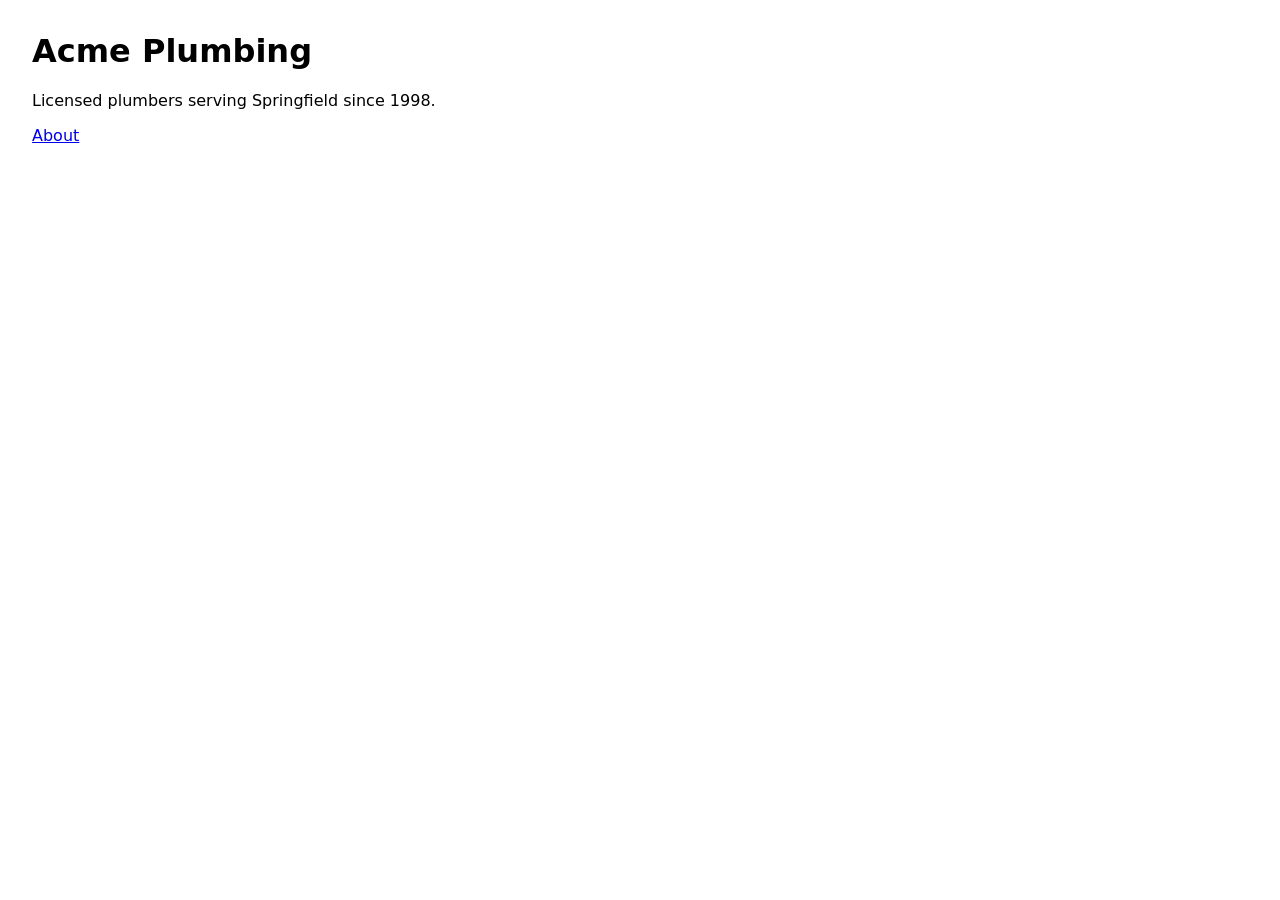
<file: prototype/example_build/index.html>
<!doctype html><html><head><title>Acme Plumbing</title><link rel="stylesheet" href="assets/style.css"></head>
<body><h1>Acme Plumbing</h1><p>Licensed plumbers serving Springfield since 1998.</p><a href="about.html">About</a></body></html>
</file>
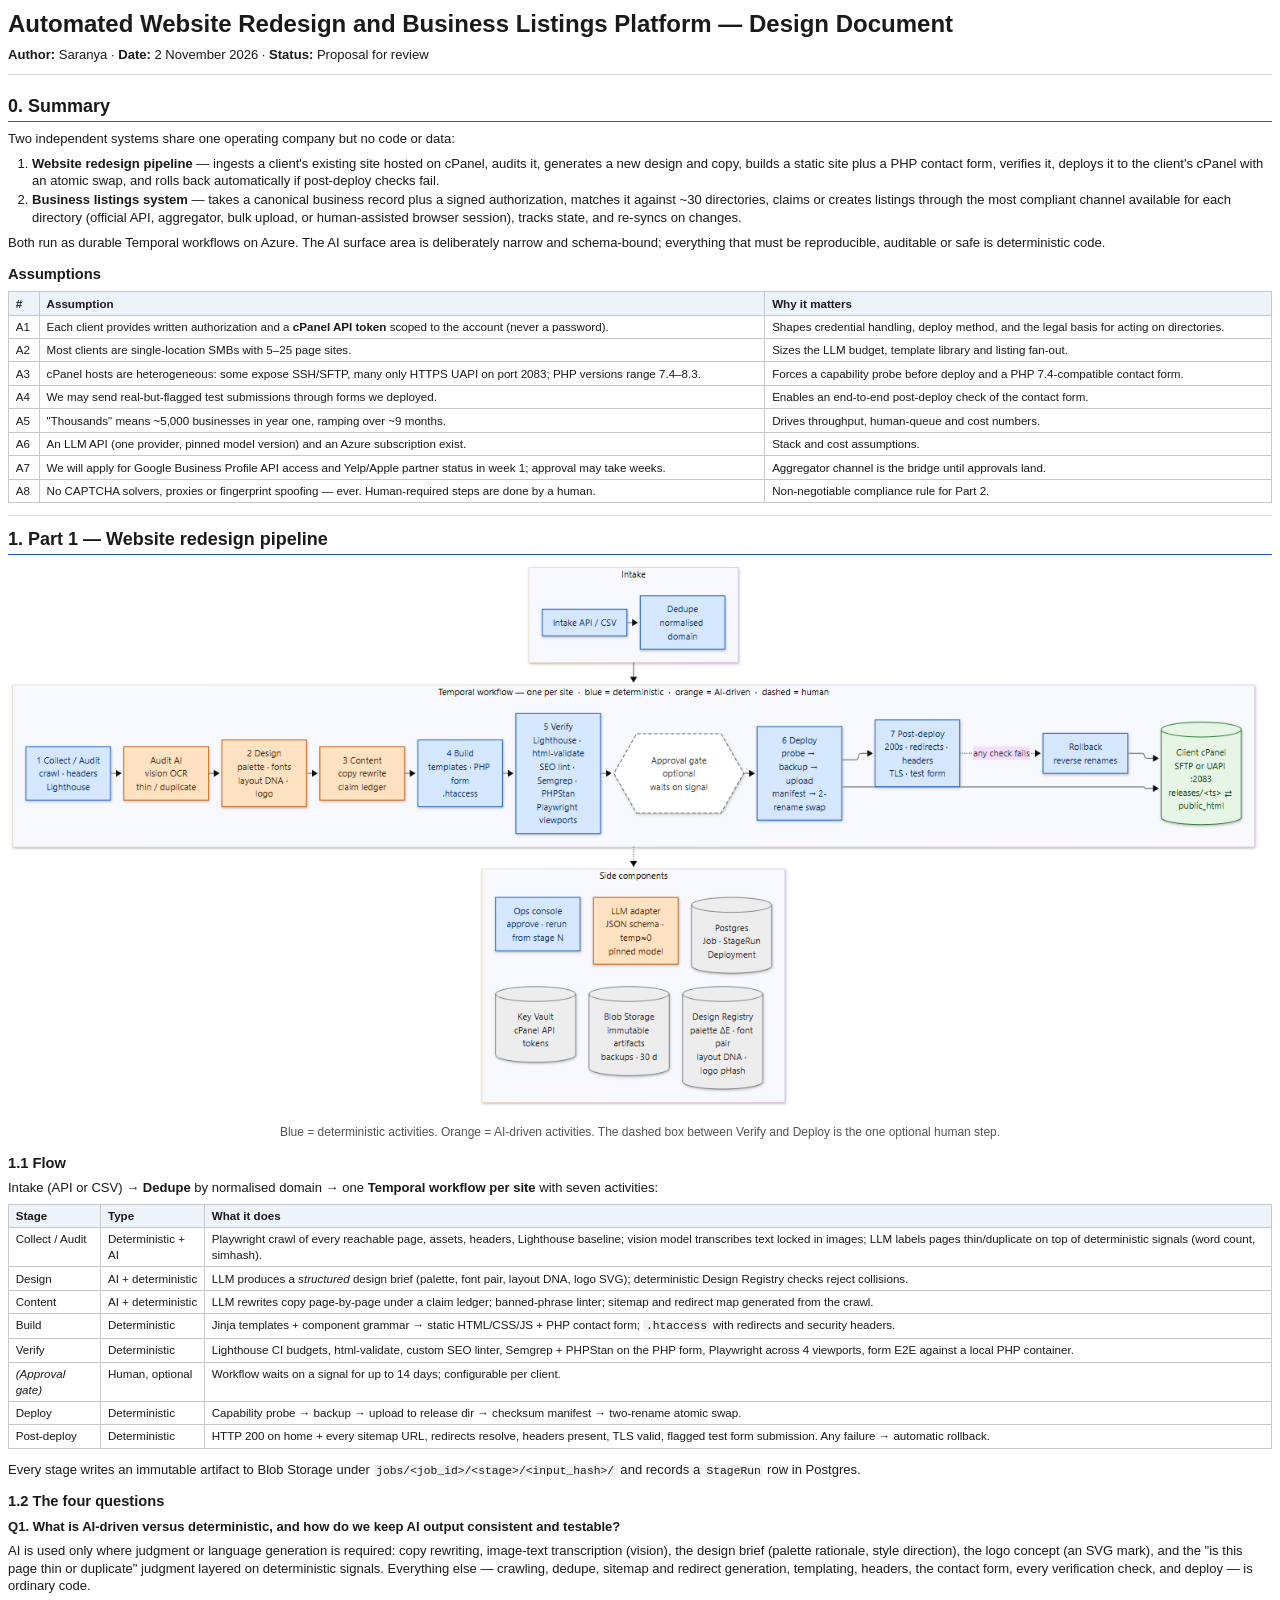
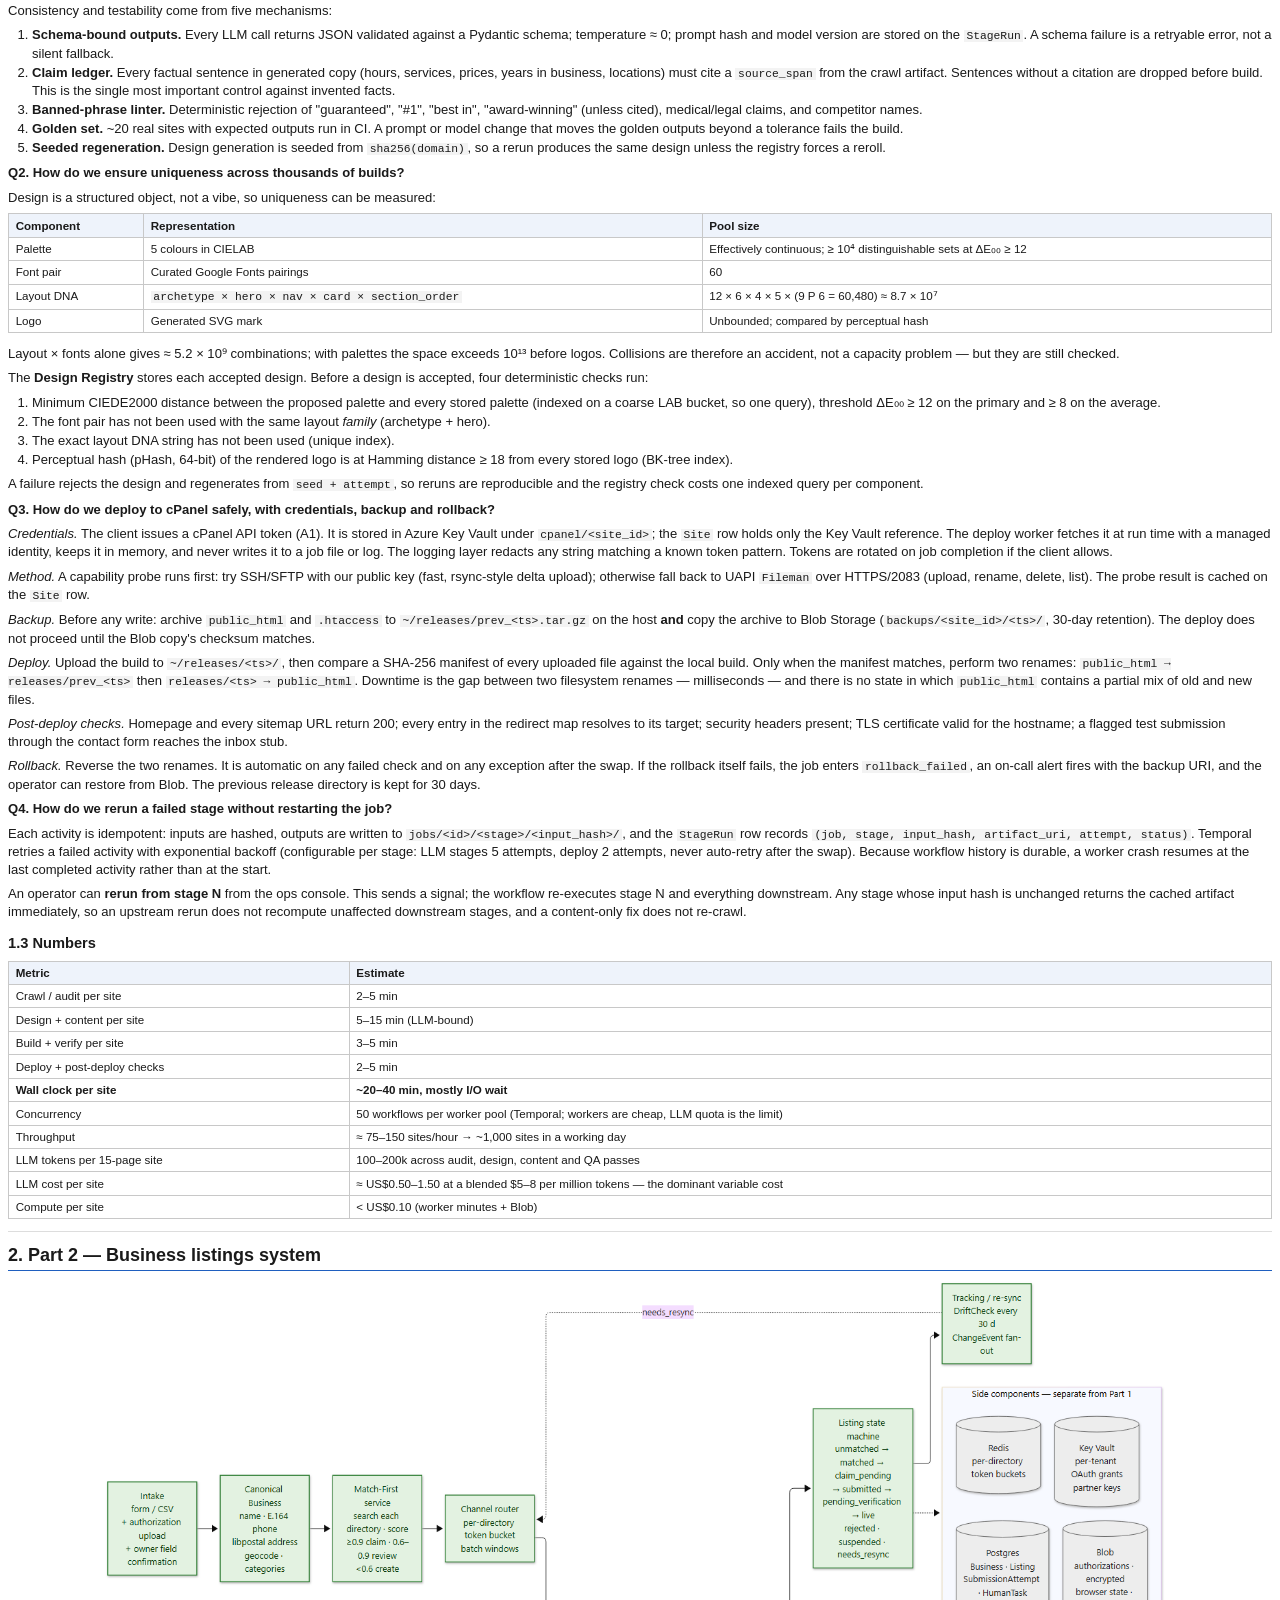
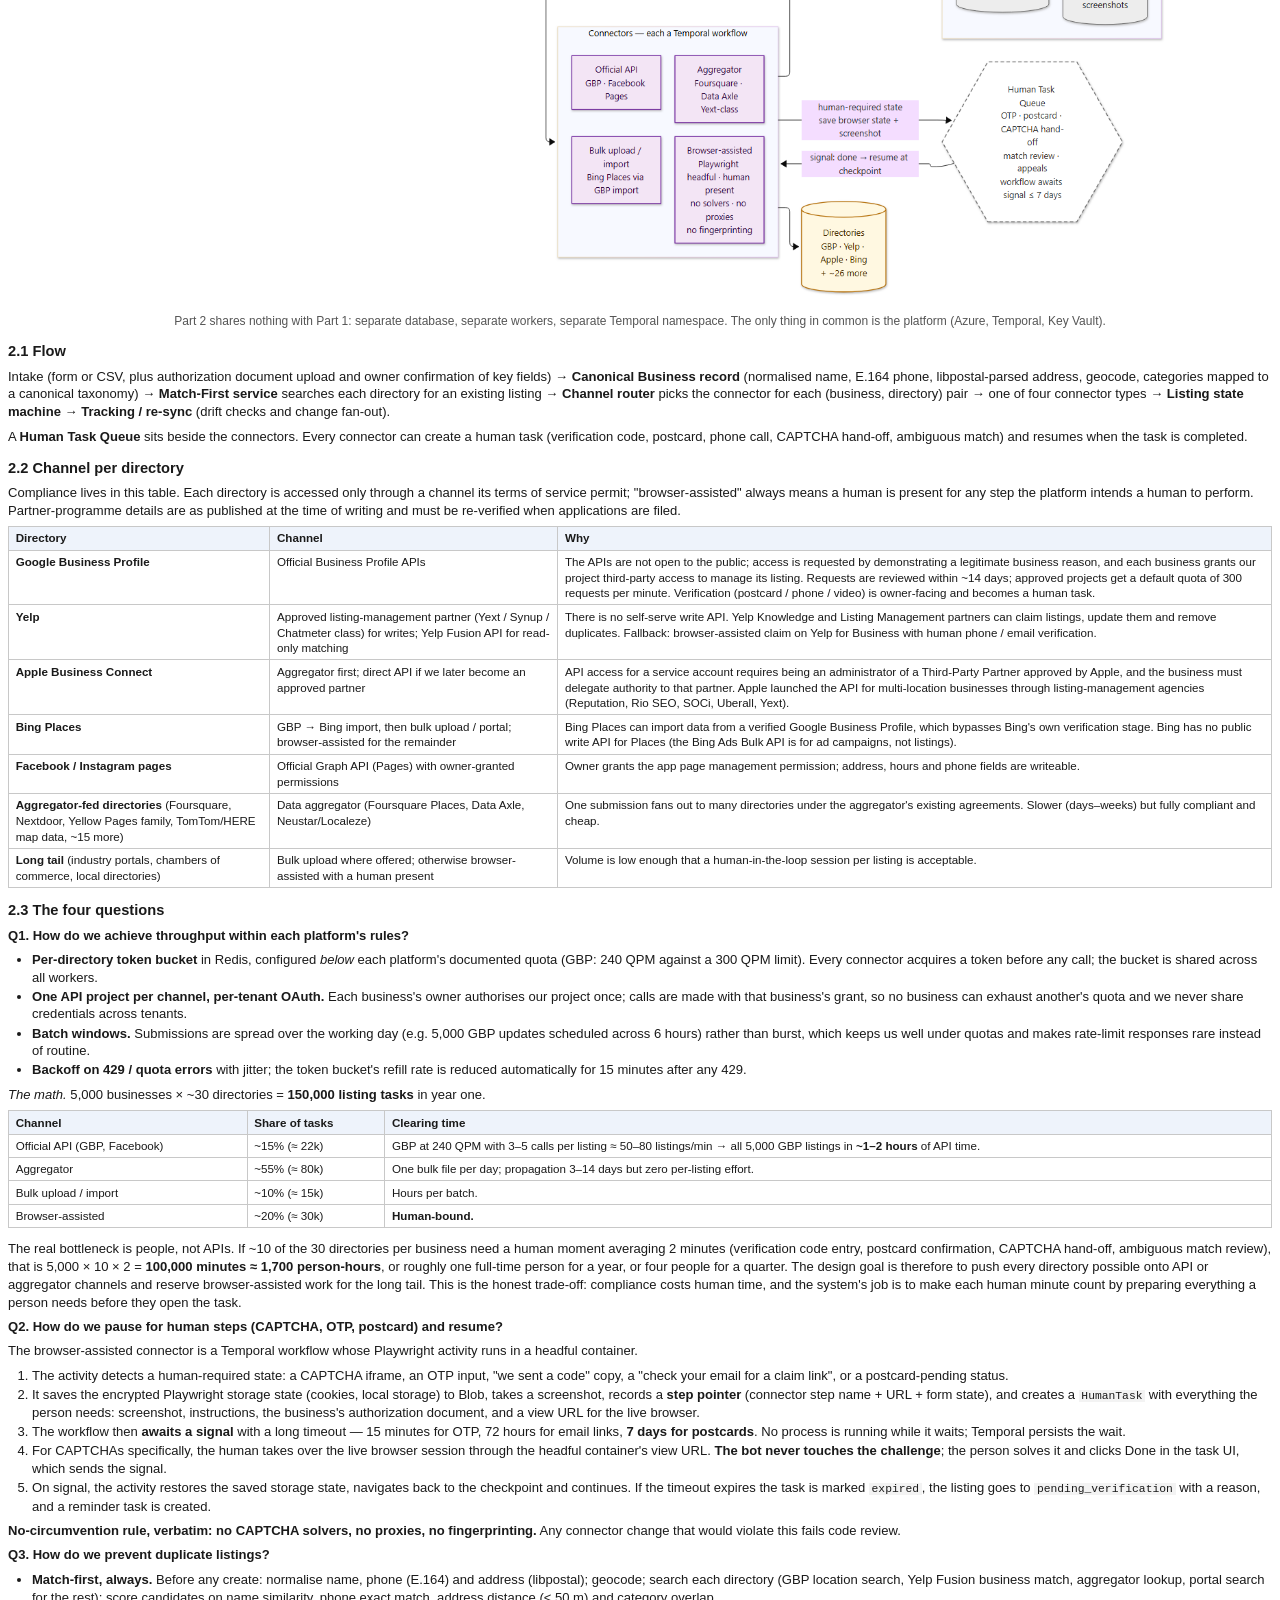
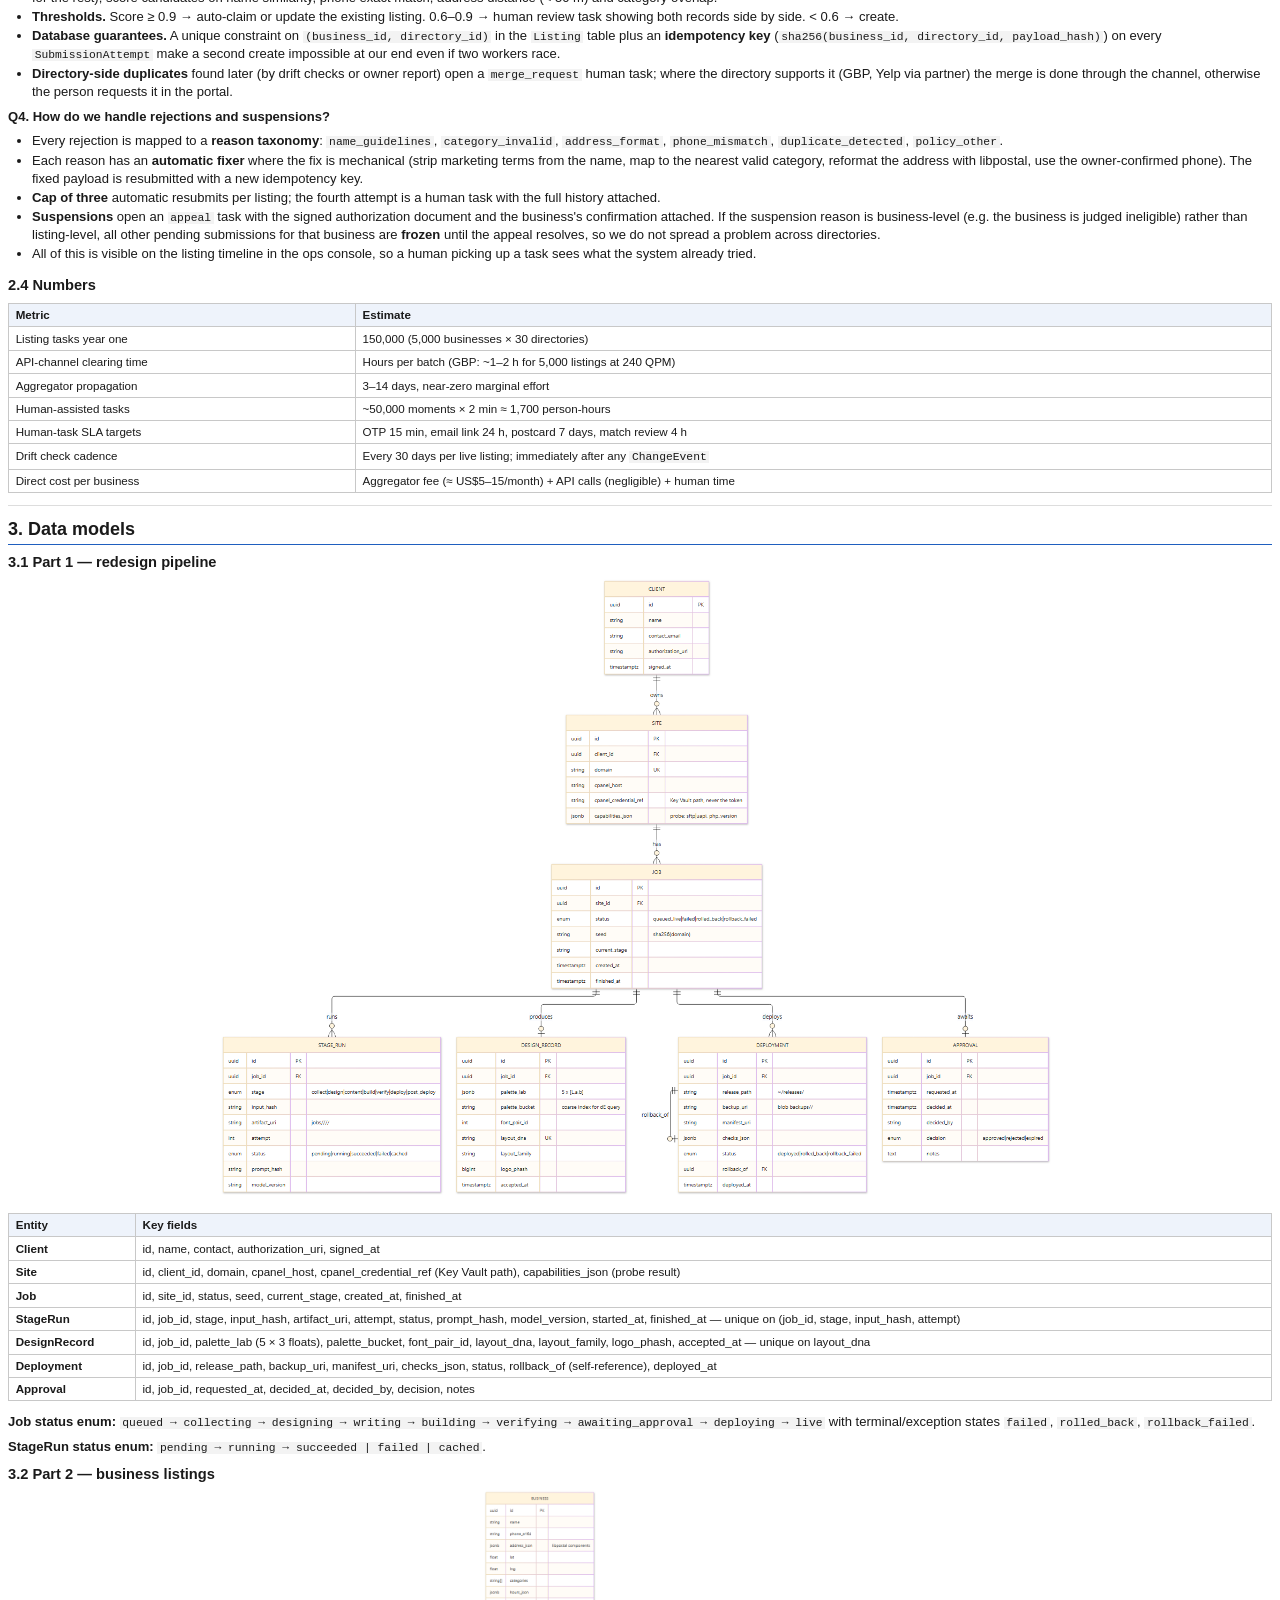
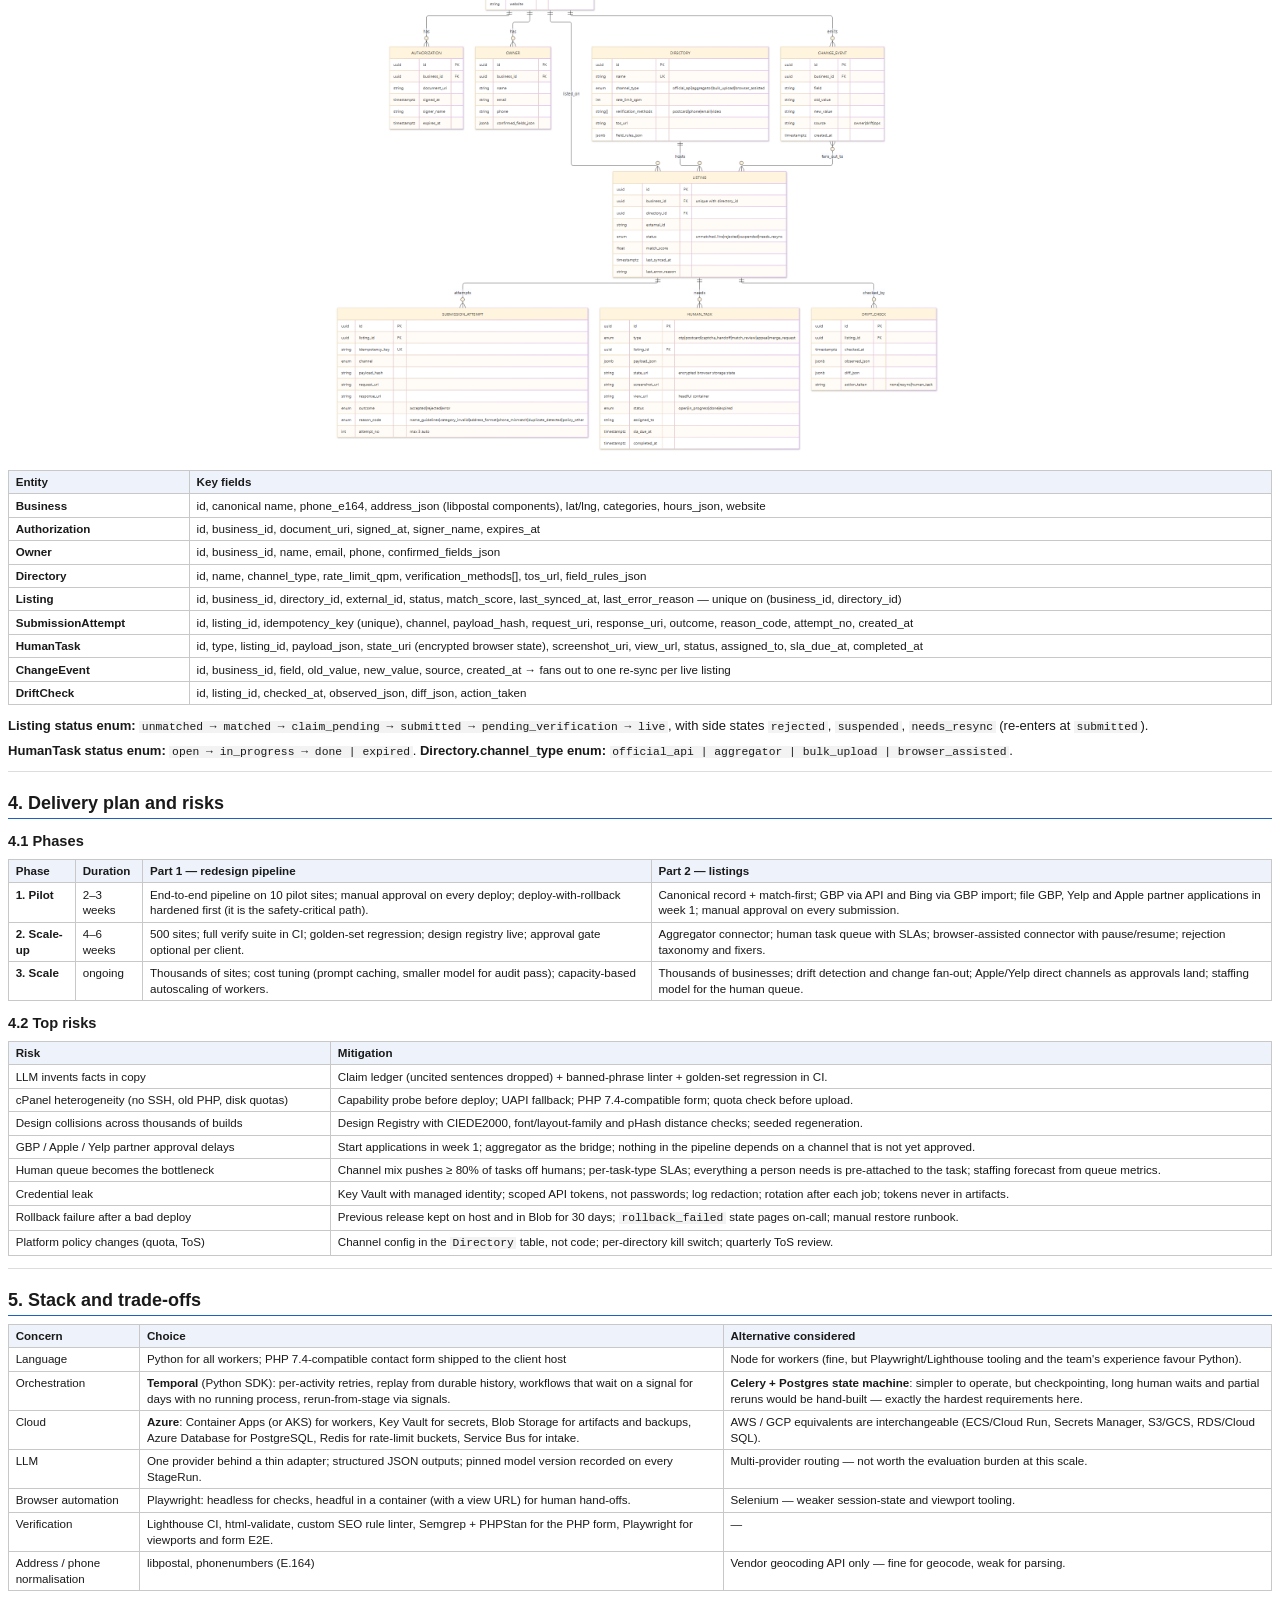
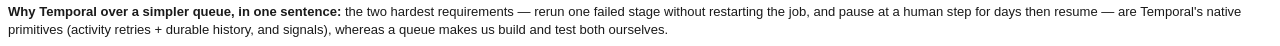
<file: docs/design.html>
<!doctype html><html><head><meta charset='utf-8'><title>design</title><style>
@page { size: A4; margin: 14mm 14mm 16mm 14mm; }
@page landscape { size: A4 landscape; margin: 10mm; }
body { font-family: "Segoe UI", Helvetica, Arial, sans-serif; font-size: 9.8pt; line-height: 1.36; color: #1a1a1a; }
h1 { font-size: 18pt; margin: 0 0 4pt; }
h2 { font-size: 13.5pt; margin: 14pt 0 6pt; border-bottom: 1.5px solid #1F5FBF; padding-bottom: 2pt; break-after: avoid; }
h3 { font-size: 11pt; margin: 10pt 0 4pt; break-after: avoid; }
p { margin: 3pt 0 5pt; }
ul, ol { margin: 2pt 0 5pt; padding-left: 18pt; }
li { margin: 1pt 0; }
table { border-collapse: collapse; width: 100%; margin: 5pt 0 9pt; font-size: 8.7pt; break-inside: auto; }
th, td { border: 1px solid #c8c8c8; padding: 2.5pt 5pt; vertical-align: top; text-align: left; }
th { background: #eef3fb; }
tr { break-inside: avoid; }
code { font-family: Consolas, "Courier New", monospace; font-size: 8.5pt; background: #f3f3f3; padding: 0 2pt; }
hr { border: 0; border-top: 1px solid #ddd; margin: 8pt 0; }
.diagram { text-align: center; }
.diagram h2, .diagram h3 { text-align: left; margin-top: 0; }
.diagram.landscape { page: landscape; break-before: page; break-after: page; }
.diagram.landscape img { max-width: 100%; max-height: 165mm; }
.diagram.portrait { break-inside: avoid; margin: 6pt 0; }
.diagram.portrait img { max-width: 100%; max-height: 150mm; }
.diagram .caption { font-size: 9pt; color: #555; margin-top: 4pt; }
</style></head><body><h1>Automated Website Redesign and Business Listings Platform — Design Document</h1>
<p><strong>Author:</strong> Saranya · <strong>Date:</strong> 2 November 2026 · <strong>Status:</strong> Proposal for review</p>
<hr />
<h2>0. Summary</h2>
<p>Two independent systems share one operating company but no code or data:</p>
<ol>
<li><strong>Website redesign pipeline</strong> — ingests a client's existing site hosted on cPanel, audits it, generates a new design and copy, builds a static site plus a PHP contact form, verifies it, deploys it to the client's cPanel with an atomic swap, and rolls back automatically if post-deploy checks fail.</li>
<li><strong>Business listings system</strong> — takes a canonical business record plus a signed authorization, matches it against ~30 directories, claims or creates listings through the most compliant channel available for each directory (official API, aggregator, bulk upload, or human-assisted browser session), tracks state, and re-syncs on changes.</li>
</ol>
<p>Both run as durable Temporal workflows on Azure. The AI surface area is deliberately narrow and schema-bound; everything that must be reproducible, auditable or safe is deterministic code.</p>
<h3>Assumptions</h3>
<table>
<thead>
<tr>
<th>#</th>
<th>Assumption</th>
<th>Why it matters</th>
</tr>
</thead>
<tbody>
<tr>
<td>A1</td>
<td>Each client provides written authorization and a <strong>cPanel API token</strong> scoped to the account (never a password).</td>
<td>Shapes credential handling, deploy method, and the legal basis for acting on directories.</td>
</tr>
<tr>
<td>A2</td>
<td>Most clients are single-location SMBs with 5–25 page sites.</td>
<td>Sizes the LLM budget, template library and listing fan-out.</td>
</tr>
<tr>
<td>A3</td>
<td>cPanel hosts are heterogeneous: some expose SSH/SFTP, many only HTTPS UAPI on port 2083; PHP versions range 7.4–8.3.</td>
<td>Forces a capability probe before deploy and a PHP 7.4-compatible contact form.</td>
</tr>
<tr>
<td>A4</td>
<td>We may send real-but-flagged test submissions through forms we deployed.</td>
<td>Enables an end-to-end post-deploy check of the contact form.</td>
</tr>
<tr>
<td>A5</td>
<td>"Thousands" means ~5,000 businesses in year one, ramping over ~9 months.</td>
<td>Drives throughput, human-queue and cost numbers.</td>
</tr>
<tr>
<td>A6</td>
<td>An LLM API (one provider, pinned model version) and an Azure subscription exist.</td>
<td>Stack and cost assumptions.</td>
</tr>
<tr>
<td>A7</td>
<td>We will apply for Google Business Profile API access and Yelp/Apple partner status in week 1; approval may take weeks.</td>
<td>Aggregator channel is the bridge until approvals land.</td>
</tr>
<tr>
<td>A8</td>
<td>No CAPTCHA solvers, proxies or fingerprint spoofing — ever. Human-required steps are done by a human.</td>
<td>Non-negotiable compliance rule for Part 2.</td>
</tr>
</tbody>
</table>
<hr />
<div class="diagram landscape"><h2>1. Part 1 — Website redesign pipeline</h2>
<img alt="Part 1 pipeline" src="diagrams/part1_pipeline.png" /><div class="caption">Blue = deterministic activities. Orange = AI-driven activities. The dashed box between Verify and Deploy is the one optional human step.</div></div>
<h3>1.1 Flow</h3>
<p>Intake (API or CSV) → <strong>Dedupe</strong> by normalised domain → one <strong>Temporal workflow per site</strong> with seven activities:</p>
<table>
<thead>
<tr>
<th>Stage</th>
<th>Type</th>
<th>What it does</th>
</tr>
</thead>
<tbody>
<tr>
<td>Collect / Audit</td>
<td>Deterministic + AI</td>
<td>Playwright crawl of every reachable page, assets, headers, Lighthouse baseline; vision model transcribes text locked in images; LLM labels pages thin/duplicate on top of deterministic signals (word count, simhash).</td>
</tr>
<tr>
<td>Design</td>
<td>AI + deterministic</td>
<td>LLM produces a <em>structured</em> design brief (palette, font pair, layout DNA, logo SVG); deterministic Design Registry checks reject collisions.</td>
</tr>
<tr>
<td>Content</td>
<td>AI + deterministic</td>
<td>LLM rewrites copy page-by-page under a claim ledger; banned-phrase linter; sitemap and redirect map generated from the crawl.</td>
</tr>
<tr>
<td>Build</td>
<td>Deterministic</td>
<td>Jinja templates + component grammar → static HTML/CSS/JS + PHP contact form; <code>.htaccess</code> with redirects and security headers.</td>
</tr>
<tr>
<td>Verify</td>
<td>Deterministic</td>
<td>Lighthouse CI budgets, html-validate, custom SEO linter, Semgrep + PHPStan on the PHP form, Playwright across 4 viewports, form E2E against a local PHP container.</td>
</tr>
<tr>
<td><em>(Approval gate)</em></td>
<td>Human, optional</td>
<td>Workflow waits on a signal for up to 14 days; configurable per client.</td>
</tr>
<tr>
<td>Deploy</td>
<td>Deterministic</td>
<td>Capability probe → backup → upload to release dir → checksum manifest → two-rename atomic swap.</td>
</tr>
<tr>
<td>Post-deploy</td>
<td>Deterministic</td>
<td>HTTP 200 on home + every sitemap URL, redirects resolve, headers present, TLS valid, flagged test form submission. Any failure → automatic rollback.</td>
</tr>
</tbody>
</table>
<p>Every stage writes an immutable artifact to Blob Storage under <code>jobs/&lt;job_id&gt;/&lt;stage&gt;/&lt;input_hash&gt;/</code> and records a <code>StageRun</code> row in Postgres.</p>
<h3>1.2 The four questions</h3>
<p><strong>Q1. What is AI-driven versus deterministic, and how do we keep AI output consistent and testable?</strong></p>
<p>AI is used only where judgment or language generation is required: copy rewriting, image-text transcription (vision), the design brief (palette rationale, style direction), the logo concept (an SVG mark), and the "is this page thin or duplicate" judgment layered on deterministic signals. Everything else — crawling, dedupe, sitemap and redirect generation, templating, headers, the contact form, every verification check, and deploy — is ordinary code.</p>
<p>Consistency and testability come from five mechanisms:</p>
<ol>
<li><strong>Schema-bound outputs.</strong> Every LLM call returns JSON validated against a Pydantic schema; temperature ≈ 0; prompt hash and model version are stored on the <code>StageRun</code>. A schema failure is a retryable error, not a silent fallback.</li>
<li><strong>Claim ledger.</strong> Every factual sentence in generated copy (hours, services, prices, years in business, locations) must cite a <code>source_span</code> from the crawl artifact. Sentences without a citation are dropped before build. This is the single most important control against invented facts.</li>
<li><strong>Banned-phrase linter.</strong> Deterministic rejection of "guaranteed", "#1", "best in", "award-winning" (unless cited), medical/legal claims, and competitor names.</li>
<li><strong>Golden set.</strong> ~20 real sites with expected outputs run in CI. A prompt or model change that moves the golden outputs beyond a tolerance fails the build.</li>
<li><strong>Seeded regeneration.</strong> Design generation is seeded from <code>sha256(domain)</code>, so a rerun produces the same design unless the registry forces a reroll.</li>
</ol>
<p><strong>Q2. How do we ensure uniqueness across thousands of builds?</strong></p>
<p>Design is a structured object, not a vibe, so uniqueness can be measured:</p>
<table>
<thead>
<tr>
<th>Component</th>
<th>Representation</th>
<th>Pool size</th>
</tr>
</thead>
<tbody>
<tr>
<td>Palette</td>
<td>5 colours in CIELAB</td>
<td>Effectively continuous; ≥ 10⁴ distinguishable sets at ΔE₀₀ ≥ 12</td>
</tr>
<tr>
<td>Font pair</td>
<td>Curated Google Fonts pairings</td>
<td>60</td>
</tr>
<tr>
<td>Layout DNA</td>
<td><code>archetype × hero × nav × card × section_order</code></td>
<td>12 × 6 × 4 × 5 × (9 P 6 = 60,480) ≈ 8.7 × 10⁷</td>
</tr>
<tr>
<td>Logo</td>
<td>Generated SVG mark</td>
<td>Unbounded; compared by perceptual hash</td>
</tr>
</tbody>
</table>
<p>Layout × fonts alone gives ≈ 5.2 × 10⁹ combinations; with palettes the space exceeds 10¹³ before logos. Collisions are therefore an accident, not a capacity problem — but they are still checked.</p>
<p>The <strong>Design Registry</strong> stores each accepted design. Before a design is accepted, four deterministic checks run:</p>
<ol>
<li>Minimum CIEDE2000 distance between the proposed palette and every stored palette (indexed on a coarse LAB bucket, so one query), threshold ΔE₀₀ ≥ 12 on the primary and ≥ 8 on the average.</li>
<li>The font pair has not been used with the same layout <em>family</em> (archetype + hero).</li>
<li>The exact layout DNA string has not been used (unique index).</li>
<li>Perceptual hash (pHash, 64-bit) of the rendered logo is at Hamming distance ≥ 18 from every stored logo (BK-tree index).</li>
</ol>
<p>A failure rejects the design and regenerates from <code>seed + attempt</code>, so reruns are reproducible and the registry check costs one indexed query per component.</p>
<p><strong>Q3. How do we deploy to cPanel safely, with credentials, backup and rollback?</strong></p>
<p><em>Credentials.</em> The client issues a cPanel API token (A1). It is stored in Azure Key Vault under <code>cpanel/&lt;site_id&gt;</code>; the <code>Site</code> row holds only the Key Vault reference. The deploy worker fetches it at run time with a managed identity, keeps it in memory, and never writes it to a job file or log. The logging layer redacts any string matching a known token pattern. Tokens are rotated on job completion if the client allows.</p>
<p><em>Method.</em> A capability probe runs first: try SSH/SFTP with our public key (fast, rsync-style delta upload); otherwise fall back to UAPI <code>Fileman</code> over HTTPS/2083 (upload, rename, delete, list). The probe result is cached on the <code>Site</code> row.</p>
<p><em>Backup.</em> Before any write: archive <code>public_html</code> and <code>.htaccess</code> to <code>~/releases/prev_&lt;ts&gt;.tar.gz</code> on the host <strong>and</strong> copy the archive to Blob Storage (<code>backups/&lt;site_id&gt;/&lt;ts&gt;/</code>, 30-day retention). The deploy does not proceed until the Blob copy's checksum matches.</p>
<p><em>Deploy.</em> Upload the build to <code>~/releases/&lt;ts&gt;/</code>, then compare a SHA-256 manifest of every uploaded file against the local build. Only when the manifest matches, perform two renames: <code>public_html → releases/prev_&lt;ts&gt;</code> then <code>releases/&lt;ts&gt; → public_html</code>. Downtime is the gap between two filesystem renames — milliseconds — and there is no state in which <code>public_html</code> contains a partial mix of old and new files.</p>
<p><em>Post-deploy checks.</em> Homepage and every sitemap URL return 200; every entry in the redirect map resolves to its target; security headers present; TLS certificate valid for the hostname; a flagged test submission through the contact form reaches the inbox stub.</p>
<p><em>Rollback.</em> Reverse the two renames. It is automatic on any failed check and on any exception after the swap. If the rollback itself fails, the job enters <code>rollback_failed</code>, an on-call alert fires with the backup URI, and the operator can restore from Blob. The previous release directory is kept for 30 days.</p>
<p><strong>Q4. How do we rerun a failed stage without restarting the job?</strong></p>
<p>Each activity is idempotent: inputs are hashed, outputs are written to <code>jobs/&lt;id&gt;/&lt;stage&gt;/&lt;input_hash&gt;/</code>, and the <code>StageRun</code> row records <code>(job, stage, input_hash, artifact_uri, attempt, status)</code>. Temporal retries a failed activity with exponential backoff (configurable per stage: LLM stages 5 attempts, deploy 2 attempts, never auto-retry after the swap). Because workflow history is durable, a worker crash resumes at the last completed activity rather than at the start.</p>
<p>An operator can <strong>rerun from stage N</strong> from the ops console. This sends a signal; the workflow re-executes stage N and everything downstream. Any stage whose input hash is unchanged returns the cached artifact immediately, so an upstream rerun does not recompute unaffected downstream stages, and a content-only fix does not re-crawl.</p>
<h3>1.3 Numbers</h3>
<table>
<thead>
<tr>
<th>Metric</th>
<th>Estimate</th>
</tr>
</thead>
<tbody>
<tr>
<td>Crawl / audit per site</td>
<td>2–5 min</td>
</tr>
<tr>
<td>Design + content per site</td>
<td>5–15 min (LLM-bound)</td>
</tr>
<tr>
<td>Build + verify per site</td>
<td>3–5 min</td>
</tr>
<tr>
<td>Deploy + post-deploy checks</td>
<td>2–5 min</td>
</tr>
<tr>
<td><strong>Wall clock per site</strong></td>
<td><strong>~20–40 min, mostly I/O wait</strong></td>
</tr>
<tr>
<td>Concurrency</td>
<td>50 workflows per worker pool (Temporal; workers are cheap, LLM quota is the limit)</td>
</tr>
<tr>
<td>Throughput</td>
<td>≈ 75–150 sites/hour → ~1,000 sites in a working day</td>
</tr>
<tr>
<td>LLM tokens per 15-page site</td>
<td>100–200k across audit, design, content and QA passes</td>
</tr>
<tr>
<td>LLM cost per site</td>
<td>≈ US$0.50–1.50 at a blended $5–8 per million tokens — the dominant variable cost</td>
</tr>
<tr>
<td>Compute per site</td>
<td>&lt; US$0.10 (worker minutes + Blob)</td>
</tr>
</tbody>
</table>
<hr />
<div class="diagram landscape"><h2>2. Part 2 — Business listings system</h2>
<img alt="Part 2 listings" src="diagrams/part2_listings.png" /><div class="caption">Part 2 shares nothing with Part 1: separate database, separate workers, separate Temporal namespace. The only thing in common is the platform (Azure, Temporal, Key Vault).</div></div>
<h3>2.1 Flow</h3>
<p>Intake (form or CSV, plus authorization document upload and owner confirmation of key fields) → <strong>Canonical Business record</strong> (normalised name, E.164 phone, libpostal-parsed address, geocode, categories mapped to a canonical taxonomy) → <strong>Match-First service</strong> searches each directory for an existing listing → <strong>Channel router</strong> picks the connector for each (business, directory) pair → one of four connector types → <strong>Listing state machine</strong> → <strong>Tracking / re-sync</strong> (drift checks and change fan-out).</p>
<p>A <strong>Human Task Queue</strong> sits beside the connectors. Every connector can create a human task (verification code, postcard, phone call, CAPTCHA hand-off, ambiguous match) and resumes when the task is completed.</p>
<h3>2.2 Channel per directory</h3>
<p>Compliance lives in this table. Each directory is accessed only through a channel its terms of service permit; "browser-assisted" always means a human is present for any step the platform intends a human to perform. Partner-programme details are as published at the time of writing and must be re-verified when applications are filed.</p>
<table>
<thead>
<tr>
<th>Directory</th>
<th>Channel</th>
<th>Why</th>
</tr>
</thead>
<tbody>
<tr>
<td><strong>Google Business Profile</strong></td>
<td>Official Business Profile APIs</td>
<td>The APIs are not open to the public; access is requested by demonstrating a legitimate business reason, and each business grants our project third-party access to manage its listing. Requests are reviewed within ~14 days; approved projects get a default quota of 300 requests per minute. Verification (postcard / phone / video) is owner-facing and becomes a human task.</td>
</tr>
<tr>
<td><strong>Yelp</strong></td>
<td>Approved listing-management partner (Yext / Synup / Chatmeter class) for writes; Yelp Fusion API for read-only matching</td>
<td>There is no self-serve write API. Yelp Knowledge and Listing Management partners can claim listings, update them and remove duplicates. Fallback: browser-assisted claim on Yelp for Business with human phone / email verification.</td>
</tr>
<tr>
<td><strong>Apple Business Connect</strong></td>
<td>Aggregator first; direct API if we later become an approved partner</td>
<td>API access for a service account requires being an administrator of a Third-Party Partner approved by Apple, and the business must delegate authority to that partner. Apple launched the API for multi-location businesses through listing-management agencies (Reputation, Rio SEO, SOCi, Uberall, Yext).</td>
</tr>
<tr>
<td><strong>Bing Places</strong></td>
<td>GBP → Bing import, then bulk upload / portal; browser-assisted for the remainder</td>
<td>Bing Places can import data from a verified Google Business Profile, which bypasses Bing's own verification stage. Bing has no public write API for Places (the Bing Ads Bulk API is for ad campaigns, not listings).</td>
</tr>
<tr>
<td><strong>Facebook / Instagram pages</strong></td>
<td>Official Graph API (Pages) with owner-granted permissions</td>
<td>Owner grants the app page management permission; address, hours and phone fields are writeable.</td>
</tr>
<tr>
<td><strong>Aggregator-fed directories</strong> (Foursquare, Nextdoor, Yellow Pages family, TomTom/HERE map data, ~15 more)</td>
<td>Data aggregator (Foursquare Places, Data Axle, Neustar/Localeze)</td>
<td>One submission fans out to many directories under the aggregator's existing agreements. Slower (days–weeks) but fully compliant and cheap.</td>
</tr>
<tr>
<td><strong>Long tail</strong> (industry portals, chambers of commerce, local directories)</td>
<td>Bulk upload where offered; otherwise browser-assisted with a human present</td>
<td>Volume is low enough that a human-in-the-loop session per listing is acceptable.</td>
</tr>
</tbody>
</table>
<h3>2.3 The four questions</h3>
<p><strong>Q1. How do we achieve throughput within each platform's rules?</strong></p>
<ul>
<li><strong>Per-directory token bucket</strong> in Redis, configured <em>below</em> each platform's documented quota (GBP: 240 QPM against a 300 QPM limit). Every connector acquires a token before any call; the bucket is shared across all workers.</li>
<li><strong>One API project per channel, per-tenant OAuth.</strong> Each business's owner authorises our project once; calls are made with that business's grant, so no business can exhaust another's quota and we never share credentials across tenants.</li>
<li><strong>Batch windows.</strong> Submissions are spread over the working day (e.g. 5,000 GBP updates scheduled across 6 hours) rather than burst, which keeps us well under quotas and makes rate-limit responses rare instead of routine.</li>
<li><strong>Backoff on 429 / quota errors</strong> with jitter; the token bucket's refill rate is reduced automatically for 15 minutes after any 429.</li>
</ul>
<p><em>The math.</em> 5,000 businesses × ~30 directories = <strong>150,000 listing tasks</strong> in year one.</p>
<table>
<thead>
<tr>
<th>Channel</th>
<th>Share of tasks</th>
<th>Clearing time</th>
</tr>
</thead>
<tbody>
<tr>
<td>Official API (GBP, Facebook)</td>
<td>~15% (≈ 22k)</td>
<td>GBP at 240 QPM with 3–5 calls per listing ≈ 50–80 listings/min → all 5,000 GBP listings in <strong>~1–2 hours</strong> of API time.</td>
</tr>
<tr>
<td>Aggregator</td>
<td>~55% (≈ 80k)</td>
<td>One bulk file per day; propagation 3–14 days but zero per-listing effort.</td>
</tr>
<tr>
<td>Bulk upload / import</td>
<td>~10% (≈ 15k)</td>
<td>Hours per batch.</td>
</tr>
<tr>
<td>Browser-assisted</td>
<td>~20% (≈ 30k)</td>
<td><strong>Human-bound.</strong></td>
</tr>
</tbody>
</table>
<p>The real bottleneck is people, not APIs. If ~10 of the 30 directories per business need a human moment averaging 2 minutes (verification code entry, postcard confirmation, CAPTCHA hand-off, ambiguous match review), that is 5,000 × 10 × 2 = <strong>100,000 minutes ≈ 1,700 person-hours</strong>, or roughly one full-time person for a year, or four people for a quarter. The design goal is therefore to push every directory possible onto API or aggregator channels and reserve browser-assisted work for the long tail. This is the honest trade-off: compliance costs human time, and the system's job is to make each human minute count by preparing everything a person needs before they open the task.</p>
<p><strong>Q2. How do we pause for human steps (CAPTCHA, OTP, postcard) and resume?</strong></p>
<p>The browser-assisted connector is a Temporal workflow whose Playwright activity runs in a headful container.</p>
<ol>
<li>The activity detects a human-required state: a CAPTCHA iframe, an OTP input, "we sent a code" copy, a "check your email for a claim link", or a postcard-pending status.</li>
<li>It saves the encrypted Playwright storage state (cookies, local storage) to Blob, takes a screenshot, records a <strong>step pointer</strong> (connector step name + URL + form state), and creates a <code>HumanTask</code> with everything the person needs: screenshot, instructions, the business's authorization document, and a view URL for the live browser.</li>
<li>The workflow then <strong>awaits a signal</strong> with a long timeout — 15 minutes for OTP, 72 hours for email links, <strong>7 days for postcards</strong>. No process is running while it waits; Temporal persists the wait.</li>
<li>For CAPTCHAs specifically, the human takes over the live browser session through the headful container's view URL. <strong>The bot never touches the challenge</strong>; the person solves it and clicks Done in the task UI, which sends the signal.</li>
<li>On signal, the activity restores the saved storage state, navigates back to the checkpoint and continues. If the timeout expires the task is marked <code>expired</code>, the listing goes to <code>pending_verification</code> with a reason, and a reminder task is created.</li>
</ol>
<p><strong>No-circumvention rule, verbatim: no CAPTCHA solvers, no proxies, no fingerprinting.</strong> Any connector change that would violate this fails code review.</p>
<p><strong>Q3. How do we prevent duplicate listings?</strong></p>
<ul>
<li><strong>Match-first, always.</strong> Before any create: normalise name, phone (E.164) and address (libpostal); geocode; search each directory (GBP location search, Yelp Fusion business match, aggregator lookup, portal search for the rest); score candidates on name similarity, phone exact match, address distance (&lt; 50 m) and category overlap.</li>
<li><strong>Thresholds.</strong> Score ≥ 0.9 → auto-claim or update the existing listing. 0.6–0.9 → human review task showing both records side by side. &lt; 0.6 → create.</li>
<li><strong>Database guarantees.</strong> A unique constraint on <code>(business_id, directory_id)</code> in the <code>Listing</code> table plus an <strong>idempotency key</strong> (<code>sha256(business_id, directory_id, payload_hash)</code>) on every <code>SubmissionAttempt</code> make a second create impossible at our end even if two workers race.</li>
<li><strong>Directory-side duplicates</strong> found later (by drift checks or owner report) open a <code>merge_request</code> human task; where the directory supports it (GBP, Yelp via partner) the merge is done through the channel, otherwise the person requests it in the portal.</li>
</ul>
<p><strong>Q4. How do we handle rejections and suspensions?</strong></p>
<ul>
<li>Every rejection is mapped to a <strong>reason taxonomy</strong>: <code>name_guidelines</code>, <code>category_invalid</code>, <code>address_format</code>, <code>phone_mismatch</code>, <code>duplicate_detected</code>, <code>policy_other</code>.</li>
<li>Each reason has an <strong>automatic fixer</strong> where the fix is mechanical (strip marketing terms from the name, map to the nearest valid category, reformat the address with libpostal, use the owner-confirmed phone). The fixed payload is resubmitted with a new idempotency key.</li>
<li><strong>Cap of three</strong> automatic resubmits per listing; the fourth attempt is a human task with the full history attached.</li>
<li><strong>Suspensions</strong> open an <code>appeal</code> task with the signed authorization document and the business's confirmation attached. If the suspension reason is business-level (e.g. the business is judged ineligible) rather than listing-level, all other pending submissions for that business are <strong>frozen</strong> until the appeal resolves, so we do not spread a problem across directories.</li>
<li>All of this is visible on the listing timeline in the ops console, so a human picking up a task sees what the system already tried.</li>
</ul>
<h3>2.4 Numbers</h3>
<table>
<thead>
<tr>
<th>Metric</th>
<th>Estimate</th>
</tr>
</thead>
<tbody>
<tr>
<td>Listing tasks year one</td>
<td>150,000 (5,000 businesses × 30 directories)</td>
</tr>
<tr>
<td>API-channel clearing time</td>
<td>Hours per batch (GBP: ~1–2 h for 5,000 listings at 240 QPM)</td>
</tr>
<tr>
<td>Aggregator propagation</td>
<td>3–14 days, near-zero marginal effort</td>
</tr>
<tr>
<td>Human-assisted tasks</td>
<td>~50,000 moments × 2 min ≈ 1,700 person-hours</td>
</tr>
<tr>
<td>Human-task SLA targets</td>
<td>OTP 15 min, email link 24 h, postcard 7 days, match review 4 h</td>
</tr>
<tr>
<td>Drift check cadence</td>
<td>Every 30 days per live listing; immediately after any <code>ChangeEvent</code></td>
</tr>
<tr>
<td>Direct cost per business</td>
<td>Aggregator fee (≈ US$5–15/month) + API calls (negligible) + human time</td>
</tr>
</tbody>
</table>
<hr />
<div class="diagram landscape"><h2>3. Data models</h2>
<h3>3.1 Part 1 — redesign pipeline</h3>
<img alt="Part 1 data model" src="diagrams/part1_data_model.png" /></div><table>
<thead>
<tr>
<th>Entity</th>
<th>Key fields</th>
</tr>
</thead>
<tbody>
<tr>
<td><strong>Client</strong></td>
<td>id, name, contact, authorization_uri, signed_at</td>
</tr>
<tr>
<td><strong>Site</strong></td>
<td>id, client_id, domain, cpanel_host, cpanel_credential_ref (Key Vault path), capabilities_json (probe result)</td>
</tr>
<tr>
<td><strong>Job</strong></td>
<td>id, site_id, status, seed, current_stage, created_at, finished_at</td>
</tr>
<tr>
<td><strong>StageRun</strong></td>
<td>id, job_id, stage, input_hash, artifact_uri, attempt, status, prompt_hash, model_version, started_at, finished_at — unique on (job_id, stage, input_hash, attempt)</td>
</tr>
<tr>
<td><strong>DesignRecord</strong></td>
<td>id, job_id, palette_lab (5 × 3 floats), palette_bucket, font_pair_id, layout_dna, layout_family, logo_phash, accepted_at — unique on layout_dna</td>
</tr>
<tr>
<td><strong>Deployment</strong></td>
<td>id, job_id, release_path, backup_uri, manifest_uri, checks_json, status, rollback_of (self-reference), deployed_at</td>
</tr>
<tr>
<td><strong>Approval</strong></td>
<td>id, job_id, requested_at, decided_at, decided_by, decision, notes</td>
</tr>
</tbody>
</table>
<p><strong>Job status enum:</strong> <code>queued → collecting → designing → writing → building → verifying → awaiting_approval → deploying → live</code> with terminal/exception states <code>failed</code>, <code>rolled_back</code>, <code>rollback_failed</code>.</p>
<p><strong>StageRun status enum:</strong> <code>pending → running → succeeded | failed | cached</code>.</p>
<div class="diagram portrait"><h3>3.2 Part 2 — business listings</h3>
<img alt="Part 2 data model" src="diagrams/part2_data_model.png" /></div><table>
<thead>
<tr>
<th>Entity</th>
<th>Key fields</th>
</tr>
</thead>
<tbody>
<tr>
<td><strong>Business</strong></td>
<td>id, canonical name, phone_e164, address_json (libpostal components), lat/lng, categories, hours_json, website</td>
</tr>
<tr>
<td><strong>Authorization</strong></td>
<td>id, business_id, document_uri, signed_at, signer_name, expires_at</td>
</tr>
<tr>
<td><strong>Owner</strong></td>
<td>id, business_id, name, email, phone, confirmed_fields_json</td>
</tr>
<tr>
<td><strong>Directory</strong></td>
<td>id, name, channel_type, rate_limit_qpm, verification_methods[], tos_url, field_rules_json</td>
</tr>
<tr>
<td><strong>Listing</strong></td>
<td>id, business_id, directory_id, external_id, status, match_score, last_synced_at, last_error_reason — unique on (business_id, directory_id)</td>
</tr>
<tr>
<td><strong>SubmissionAttempt</strong></td>
<td>id, listing_id, idempotency_key (unique), channel, payload_hash, request_uri, response_uri, outcome, reason_code, attempt_no, created_at</td>
</tr>
<tr>
<td><strong>HumanTask</strong></td>
<td>id, type, listing_id, payload_json, state_uri (encrypted browser state), screenshot_uri, view_url, status, assigned_to, sla_due_at, completed_at</td>
</tr>
<tr>
<td><strong>ChangeEvent</strong></td>
<td>id, business_id, field, old_value, new_value, source, created_at → fans out to one re-sync per live listing</td>
</tr>
<tr>
<td><strong>DriftCheck</strong></td>
<td>id, listing_id, checked_at, observed_json, diff_json, action_taken</td>
</tr>
</tbody>
</table>
<p><strong>Listing status enum:</strong> <code>unmatched → matched → claim_pending → submitted → pending_verification → live</code>, with side states <code>rejected</code>, <code>suspended</code>, <code>needs_resync</code> (re-enters at <code>submitted</code>).</p>
<p><strong>HumanTask status enum:</strong> <code>open → in_progress → done | expired</code>. <strong>Directory.channel_type enum:</strong> <code>official_api | aggregator | bulk_upload | browser_assisted</code>.</p>
<hr />
<h2>4. Delivery plan and risks</h2>
<h3>4.1 Phases</h3>
<table>
<thead>
<tr>
<th>Phase</th>
<th>Duration</th>
<th>Part 1 — redesign pipeline</th>
<th>Part 2 — listings</th>
</tr>
</thead>
<tbody>
<tr>
<td><strong>1. Pilot</strong></td>
<td>2–3 weeks</td>
<td>End-to-end pipeline on 10 pilot sites; manual approval on every deploy; deploy-with-rollback hardened first (it is the safety-critical path).</td>
<td>Canonical record + match-first; GBP via API and Bing via GBP import; file GBP, Yelp and Apple partner applications in week 1; manual approval on every submission.</td>
</tr>
<tr>
<td><strong>2. Scale-up</strong></td>
<td>4–6 weeks</td>
<td>500 sites; full verify suite in CI; golden-set regression; design registry live; approval gate optional per client.</td>
<td>Aggregator connector; human task queue with SLAs; browser-assisted connector with pause/resume; rejection taxonomy and fixers.</td>
</tr>
<tr>
<td><strong>3. Scale</strong></td>
<td>ongoing</td>
<td>Thousands of sites; cost tuning (prompt caching, smaller model for audit pass); capacity-based autoscaling of workers.</td>
<td>Thousands of businesses; drift detection and change fan-out; Apple/Yelp direct channels as approvals land; staffing model for the human queue.</td>
</tr>
</tbody>
</table>
<h3>4.2 Top risks</h3>
<table>
<thead>
<tr>
<th>Risk</th>
<th>Mitigation</th>
</tr>
</thead>
<tbody>
<tr>
<td>LLM invents facts in copy</td>
<td>Claim ledger (uncited sentences dropped) + banned-phrase linter + golden-set regression in CI.</td>
</tr>
<tr>
<td>cPanel heterogeneity (no SSH, old PHP, disk quotas)</td>
<td>Capability probe before deploy; UAPI fallback; PHP 7.4-compatible form; quota check before upload.</td>
</tr>
<tr>
<td>Design collisions across thousands of builds</td>
<td>Design Registry with CIEDE2000, font/layout-family and pHash distance checks; seeded regeneration.</td>
</tr>
<tr>
<td>GBP / Apple / Yelp partner approval delays</td>
<td>Start applications in week 1; aggregator as the bridge; nothing in the pipeline depends on a channel that is not yet approved.</td>
</tr>
<tr>
<td>Human queue becomes the bottleneck</td>
<td>Channel mix pushes ≥ 80% of tasks off humans; per-task-type SLAs; everything a person needs is pre-attached to the task; staffing forecast from queue metrics.</td>
</tr>
<tr>
<td>Credential leak</td>
<td>Key Vault with managed identity; scoped API tokens, not passwords; log redaction; rotation after each job; tokens never in artifacts.</td>
</tr>
<tr>
<td>Rollback failure after a bad deploy</td>
<td>Previous release kept on host and in Blob for 30 days; <code>rollback_failed</code> state pages on-call; manual restore runbook.</td>
</tr>
<tr>
<td>Platform policy changes (quota, ToS)</td>
<td>Channel config in the <code>Directory</code> table, not code; per-directory kill switch; quarterly ToS review.</td>
</tr>
</tbody>
</table>
<hr />
<h2>5. Stack and trade-offs</h2>
<table>
<thead>
<tr>
<th>Concern</th>
<th>Choice</th>
<th>Alternative considered</th>
</tr>
</thead>
<tbody>
<tr>
<td>Language</td>
<td>Python for all workers; PHP 7.4-compatible contact form shipped to the client host</td>
<td>Node for workers (fine, but Playwright/Lighthouse tooling and the team's experience favour Python).</td>
</tr>
<tr>
<td>Orchestration</td>
<td><strong>Temporal</strong> (Python SDK): per-activity retries, replay from durable history, workflows that wait on a signal for days with no running process, rerun-from-stage via signals.</td>
<td><strong>Celery + Postgres state machine</strong>: simpler to operate, but checkpointing, long human waits and partial reruns would be hand-built — exactly the hardest requirements here.</td>
</tr>
<tr>
<td>Cloud</td>
<td><strong>Azure</strong>: Container Apps (or AKS) for workers, Key Vault for secrets, Blob Storage for artifacts and backups, Azure Database for PostgreSQL, Redis for rate-limit buckets, Service Bus for intake.</td>
<td>AWS / GCP equivalents are interchangeable (ECS/Cloud Run, Secrets Manager, S3/GCS, RDS/Cloud SQL).</td>
</tr>
<tr>
<td>LLM</td>
<td>One provider behind a thin adapter; structured JSON outputs; pinned model version recorded on every StageRun.</td>
<td>Multi-provider routing — not worth the evaluation burden at this scale.</td>
</tr>
<tr>
<td>Browser automation</td>
<td>Playwright: headless for checks, headful in a container (with a view URL) for human hand-offs.</td>
<td>Selenium — weaker session-state and viewport tooling.</td>
</tr>
<tr>
<td>Verification</td>
<td>Lighthouse CI, html-validate, custom SEO rule linter, Semgrep + PHPStan for the PHP form, Playwright for viewports and form E2E.</td>
<td>—</td>
</tr>
<tr>
<td>Address / phone normalisation</td>
<td>libpostal, phonenumbers (E.164)</td>
<td>Vendor geocoding API only — fine for geocode, weak for parsing.</td>
</tr>
</tbody>
</table>
<p><strong>Why Temporal over a simpler queue, in one sentence:</strong> the two hardest requirements — rerun one failed stage without restarting the job, and pause at a human step for days then resume — are Temporal's native primitives (activity retries + durable history, and signals), whereas a queue makes us build and test both ourselves.</p></body></html>
</file>
<file: prototype/example_build/assets/style.css>
body{font-family:system-ui,sans-serif;margin:2rem;max-width:60ch}
</file>
